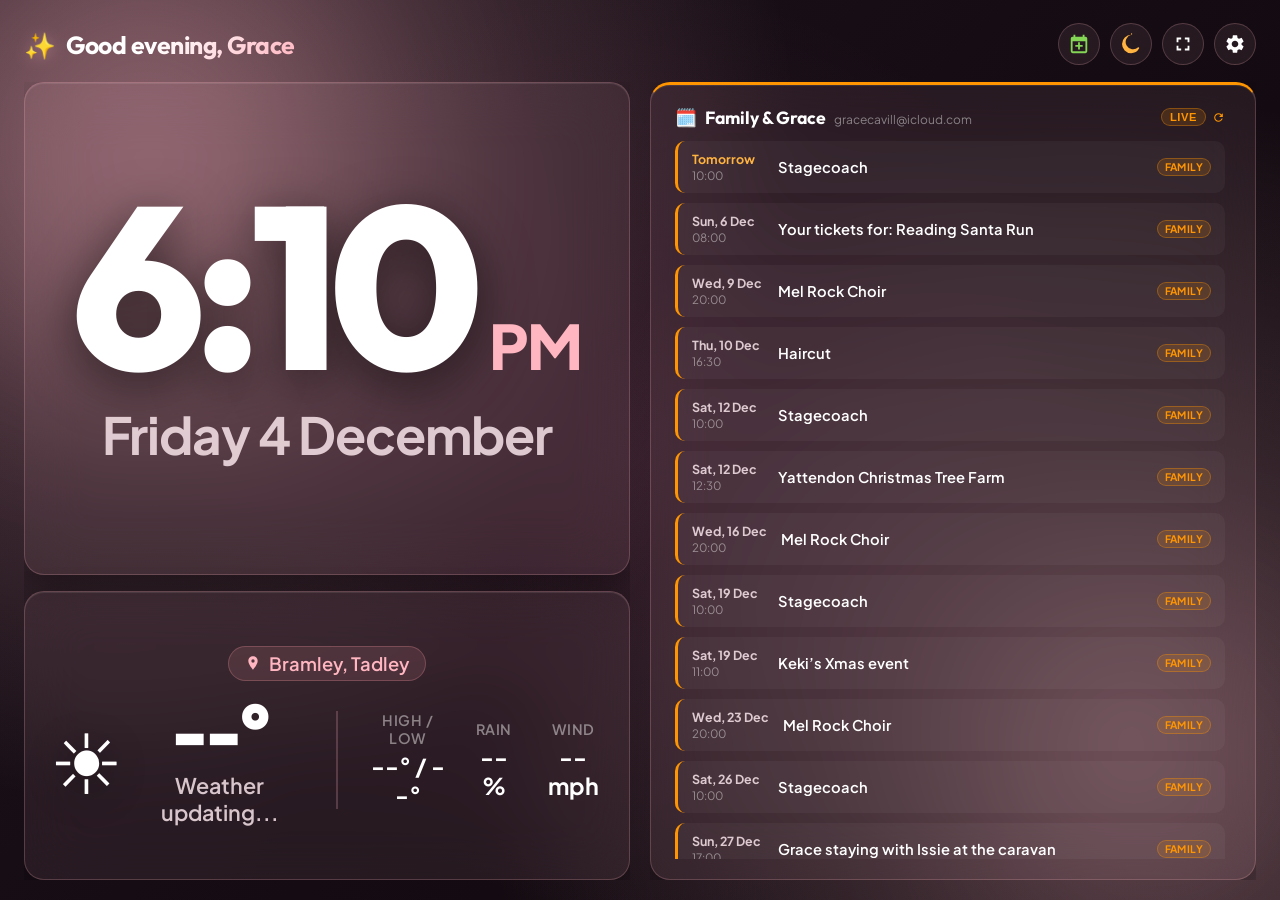
<file: index.html>
<!DOCTYPE html>
<html lang="en">
<head>
  <meta charset="UTF-8">
  <meta name="viewport" content="width=device-width, initial-scale=1.0, maximum-scale=1.0, user-scalable=no">
  <meta name="mobile-web-app-capable" content="yes">
  <meta name="apple-mobile-web-app-capable" content="yes">
  <meta name="apple-mobile-web-app-status-bar-style" content="black-translucent">
  <title>Grace's Smart Display</title>
  
  <link rel="preconnect" href="https://fonts.googleapis.com">
  <link rel="preconnect" href="https://fonts.gstatic.com" crossorigin>
  <link href="https://fonts.googleapis.com/css2?family=Plus+Jakarta+Sans:wght@300;400;500;600;700;800&family=Outfit:wght@300;400;500;600;700&display=swap" rel="stylesheet">
  
  <link rel="stylesheet" href="css/style.css?v=2.8">
</head>
<body data-theme="baby-pink">
  <div id="app" class="dashboard-container">
    <!-- Ambient Dynamic Background -->
    <div class="background-backdrop" id="bgBackdrop"></div>
    <div class="ambient-glow glow-1"></div>
    <div class="ambient-glow glow-2"></div>

    <!-- Top Navigation Bar -->
    <header class="top-bar">
      <div class="greeting-wrapper">
        <span class="greeting-emoji" id="greetingEmoji">✨</span>
        <h1 class="greeting-text" id="greetingText">Good morning, Grace</h1>
      </div>
      
      <div class="status-controls">
        <button class="icon-btn btn-add-event" id="addEventBtn" type="button" aria-label="Make New Calendar Event" title="Make New Event (Grace's Calendar)">
          <svg class="icon" viewBox="0 0 24 24" width="22" height="22">
            <path fill="currentColor" d="M19 4h-1V2h-2v2H8V2H6v2H5c-1.11 0-1.99.9-1.99 2L3 20a2 2 0 0 0 2 2h14c1.1 0 2-.9 2-2V6c0-1.1-.9-2-2-2zm0 16H5V9h14v11zm-8-2h2v-3h3v-2h-3v-3h-2v3H8v2h3z"/>
          </svg>
        </button>

        <button class="icon-btn" id="nightModeBtn" type="button" aria-label="Toggle Night Mode" title="Bedtime Night Mode">
          <svg class="icon" viewBox="0 0 24 24" width="22" height="22">
            <path fill="currentColor" d="M12.3 2a10 10 0 0 0-.19 20 10 10 0 0 0 8.7-5.06 1 1 0 0 0-1-1.47 8 8 0 1 1-7.5-13.47 1 1 0 0 0-.01-2z"/>
          </svg>
        </button>

        <button class="icon-btn" id="fullscreenBtn" type="button" aria-label="Toggle Fullscreen" title="Fullscreen Mode">
          <svg class="icon" viewBox="0 0 24 24" width="22" height="22">
            <path fill="currentColor" d="M7 14H5v5h5v-2H7v-3zm-2-4h2V7h3V5H5v5zm12 7h-3v2h5v-5h-2v3zM14 5v2h3v3h2V5h-5z"/>
          </svg>
        </button>
        
        <button class="icon-btn" id="settingsBtn" type="button" aria-label="Open Settings" title="Settings">
          <svg class="icon" viewBox="0 0 24 24" width="22" height="22">
            <path fill="currentColor" d="M19.14 12.94c.04-.3.06-.61.06-.94 0-.32-.02-.64-.07-.94l2.03-1.58a.49.49 0 0 0 .12-.61l-1.92-3.32a.488.488 0 0 0-.59-.22l-2.39.96c-.5-.38-1.03-.7-1.62-.94l-.36-2.54a.484.484 0 0 0-.48-.41h-3.84c-.24 0-.43.17-.47.41l-.36 2.54c-.59.24-1.13.57-1.62.94l-2.39-.96c-.22-.08-.47 0-.59.22L2.74 8.87c-.12.21-.08.47.12.61l2.03 1.58c-.05.3-.09.63-.09.94s.02.64.07.94l-2.03 1.58a.49.49 0 0 0-.12.61l1.92 3.32c.12.22.37.29.59.22l2.39-.96c.5.38 1.03.7 1.62.94l.36 2.54c.05.24.24.41.48.41h3.84c.24 0 .44-.17.47-.41l.36-2.54c.59-.24 1.13-.56 1.62-.94l2.39.96c.22.08.47 0 .59-.22l1.92-3.32c.12-.22.07-.47-.12-.61l-2.01-1.58zM12 15.6c-1.98 0-3.6-1.62-3.6-3.6s1.62-3.6 3.6-3.6 3.6 1.62 3.6 3.6-1.62 3.6-3.6 3.6z"/>
          </svg>
        </button>
      </div>
    </header>

    <!-- 2-Column Landscape Full-Screen Grid -->
    <main class="dashboard-grid">
      <!-- Left Column: Clock (majority) & Bramley Weather -->
      <div class="col-left">
        <!-- 1. Ambient Clock Card (Takes up majority of left column) -->
        <section class="grid-card clock-card">
          <div class="time-container">
            <div class="clock-display" id="clockDisplay">12:00</div>
            <div class="clock-period" id="clockPeriod">AM</div>
          </div>
          <div class="date-display" id="dateDisplay">Wednesday, 28 October</div>
        </section>

        <!-- 2. Weather Card (Bramley & Tadley) -->
        <section class="grid-card weather-card" id="weatherCard">
          <div class="weather-header">
            <div class="location-badge">
              <svg class="pin-icon" viewBox="0 0 24 24" width="16" height="16">
                <path fill="currentColor" d="M12 2C8.13 2 5 5.13 5 9c0 5.25 7 13 7 13s7-7.75 7-13c0-3.87-3.13-7-7-7zm0 9.5a2.5 2.5 0 0 1 0-5 2.5 2.5 0 0 1 0 5z"/>
              </svg>
              <span id="weatherLocationName">Bramley, Tadley</span>
            </div>
            <span class="weather-updated" id="weatherUpdated">Updated just now</span>
          </div>
          
          <div class="weather-body">
            <div class="weather-main-info">
              <div class="weather-icon-large" id="weatherIcon">☀️</div>
              <div class="temp-wrapper">
                <span class="current-temp" id="currentTemp">--°</span>
                <span class="weather-condition" id="weatherCondition">Loading weather...</span>
              </div>
            </div>
            
            <div class="weather-stats">
              <div class="stat-item">
                <span class="stat-label">High / Low</span>
                <span class="stat-value" id="tempRange">--° / --°</span>
              </div>
              <div class="stat-item">
                <span class="stat-label">Rain</span>
                <span class="stat-value" id="rainChance">--%</span>
              </div>
              <div class="stat-item">
                <span class="stat-label">Wind</span>
                <span class="stat-value" id="windSpeed">-- mph</span>
              </div>
            </div>
          </div>
        </section>
      </div>

      <!-- Right Column: Full-Height Apple Family Calendar Card (Takes up half the screen) -->
      <div class="col-right">
        <section class="grid-card calendar-card" id="calendarCard">
          <div class="calendar-header">
            <div class="calendar-title-wrap">
              <span class="apple-cal-icon">🗓️</span>
              <span class="calendar-title">Family & Grace</span>
              <span class="calendar-account">gracecavill@icloud.com</span>
            </div>
            <button class="calendar-refresh-btn" id="calendarRefreshBtn" type="button" title="Tap to refresh live from iCloud" aria-label="Refresh calendar">
              <span class="calendar-badge-live">Live</span>
              <svg class="refresh-icon" viewBox="0 0 24 24" width="13" height="13">
                <path fill="currentColor" d="M17.65 6.35A7.958 7.958 0 0 0 12 4c-4.42 0-7.99 3.58-7.99 8s3.57 8 7.99 8c3.73 0 6.84-2.55 7.73-6h-2.08A5.99 5.99 0 0 1 12 18c-3.31 0-6-2.69-6-6s2.69-6 6-6c1.66 0 3.14.69 4.22 1.78L13 11h7V4l-2.35 2.35z"/>
              </svg>
            </button>
          </div>
          <div class="calendar-events-list" id="calendarEventsList">
            <div class="calendar-loading">Loading schedule...</div>
          </div>
        </section>
      </div>
    </main>

    <!-- Night Mode / Bedtime Screen Overlay -->
    <div class="night-mode-overlay" id="nightModeOverlay">
      <div class="night-clock-container">
        <div class="night-clock-row">
          <span class="night-clock" id="nightClock">12:00</span>
          <span class="night-period" id="nightPeriod">PM</span>
        </div>
        <div class="night-date" id="nightDate">Wednesday, 28 October</div>
        <div class="night-ambient-hint">Tap anywhere to return to dashboard</div>
      </div>
    </div>

    <!-- New Event Modal (Grace's Calendar) -->
    <div class="modal-backdrop" id="newEventModal">
      <div class="settings-dialog new-event-dialog">
        <div class="modal-header">
          <div class="modal-title-wrap">
            <span class="modal-cal-icon">🗓️</span>
            <h2>New Event <span class="badge-grace-cal">Grace's Calendar</span></h2>
          </div>
          <button class="close-btn" id="closeNewEventBtn" type="button" aria-label="Close dialog">&times;</button>
        </div>
        
        <form id="newEventForm" class="modal-body" onsubmit="return false;">
          <!-- 1. What is the event? -->
          <div class="form-group">
            <label for="eventTitleInput">What is the event? <span class="required-star">*</span></label>
            <input type="text" id="eventTitleInput" placeholder="e.g. Gymnastics, Cinema, Dance class..." required autocomplete="off">
          </div>

          <!-- 2. What date / day? -->
          <div class="form-group">
            <label for="eventDateInput">What date / day? <span class="required-star">*</span></label>
            <div class="date-input-wrap">
              <input type="date" id="eventDateInput" required>
              <div class="quick-date-pills">
                <button type="button" class="quick-pill active" data-offset="0">Today</button>
                <button type="button" class="quick-pill" data-offset="1">Tomorrow</button>
                <button type="button" class="quick-pill" data-day="saturday">Saturday</button>
                <button type="button" class="quick-pill" data-day="sunday">Sunday</button>
              </div>
            </div>
          </div>

          <!-- 3. Time or all day? -->
          <div class="form-group">
            <label>Time or all day?</label>
            <div class="time-toggle-row">
              <label class="segmented-option">
                <input type="radio" name="eventTimeType" id="timeTypeAllDay" value="allday" checked>
                <span class="segment-btn">☀️ All Day</span>
              </label>
              <label class="segmented-option">
                <input type="radio" name="eventTimeType" id="timeTypeSpecific" value="specific">
                <span class="segment-btn">⏰ Specific Time</span>
              </label>
            </div>

            <!-- Specific Time Pickers (shown when Specific Time is selected) -->
            <div class="time-pickers-row" id="timePickersRow" style="display: none;">
              <div class="form-group half">
                <label for="eventStartTimeInput">Starts</label>
                <input type="time" id="eventStartTimeInput" value="10:00">
              </div>
              <div class="form-group half">
                <label for="eventEndTimeInput">Ends (optional)</label>
                <input type="time" id="eventEndTimeInput" value="11:00">
              </div>
            </div>
          </div>

          <!-- 4. Location (Optional) -->
          <div class="form-group">
            <label for="eventLocationInput">Where is it? <span class="optional-hint">(optional)</span></label>
            <input type="text" id="eventLocationInput" placeholder="e.g. Basingstoke Sports Centre, School, Home..." autocomplete="off">
          </div>
        </form>

        <div class="modal-footer">
          <button class="btn-secondary" id="cancelNewEventBtn" type="button">Cancel</button>
          <button class="btn-secondary" id="exportIcsBtn" type="button" title="Save and export .ics for device calendar">📥 Export .ics</button>
          <button class="btn-primary btn-save-event" id="saveEventBtn" type="button">✨ Add to Calendar</button>
        </div>
      </div>
    </div>

    <!-- Settings Modal -->
    <div class="modal-backdrop" id="settingsModal">
      <div class="settings-dialog">
        <div class="modal-header">
          <h2>Dashboard Settings</h2>
          <button class="close-btn" id="closeSettingsBtn" type="button">&times;</button>
        </div>
        
        <div class="modal-body">
          <div class="form-group">
            <label for="settingName">Name for Greeting</label>
            <input type="text" id="settingName" value="Grace" placeholder="Grace">
          </div>

          <div class="form-group">
            <label for="settingLocation">Weather Location (Label)</label>
            <input type="text" id="settingLocation" value="Bramley, Tadley">
          </div>

          <div class="form-row">
            <div class="form-group half">
              <label for="settingLat">Latitude</label>
              <input type="number" step="0.0001" id="settingLat" value="51.3300">
            </div>
            <div class="form-group half">
              <label for="settingLon">Longitude</label>
              <input type="number" step="0.0001" id="settingLon" value="-1.0800">
            </div>
          </div>

          <div class="form-group">
            <label for="settingTheme">Visual Theme</label>
            <select id="settingTheme">
              <option value="baby-pink">Baby Pink (Soft & Dreamy)</option>
              <option value="pastel-sunset">Pastel Sunset (Warm & Cozy)</option>
              <option value="cosmic-galaxy">Cosmic Galaxy (Deep Violet)</option>
              <option value="lofi-chill">Lofi Room (Aesthetic Lavender)</option>
              <option value="emerald-forest">Emerald Forest (Serene Mint)</option>
              <option value="minimal-dark">Minimal OLED (Battery Saver)</option>
            </select>
          </div>

          <div class="form-group toggle-group">
            <label for="setting24Hour">Use 24-Hour Clock</label>
            <input type="checkbox" id="setting24Hour" class="toggle-switch">
          </div>
        </div>

        <div class="modal-footer">
          <button class="btn-primary" id="saveSettingsBtn" type="button">Save & Apply</button>
        </div>
      </div>
    </div>

  </div>

  <!-- JavaScript Modules -->
  <script src="js/clock.js?v=2.8"></script>
  <script src="js/weather.js?v=2.8"></script>
  <script src="js/calendar.js?v=2.8"></script>
  <script src="js/settings.js?v=2.8"></script>
  <script src="js/app.js?v=2.8"></script>
</body>
</html>
</file>
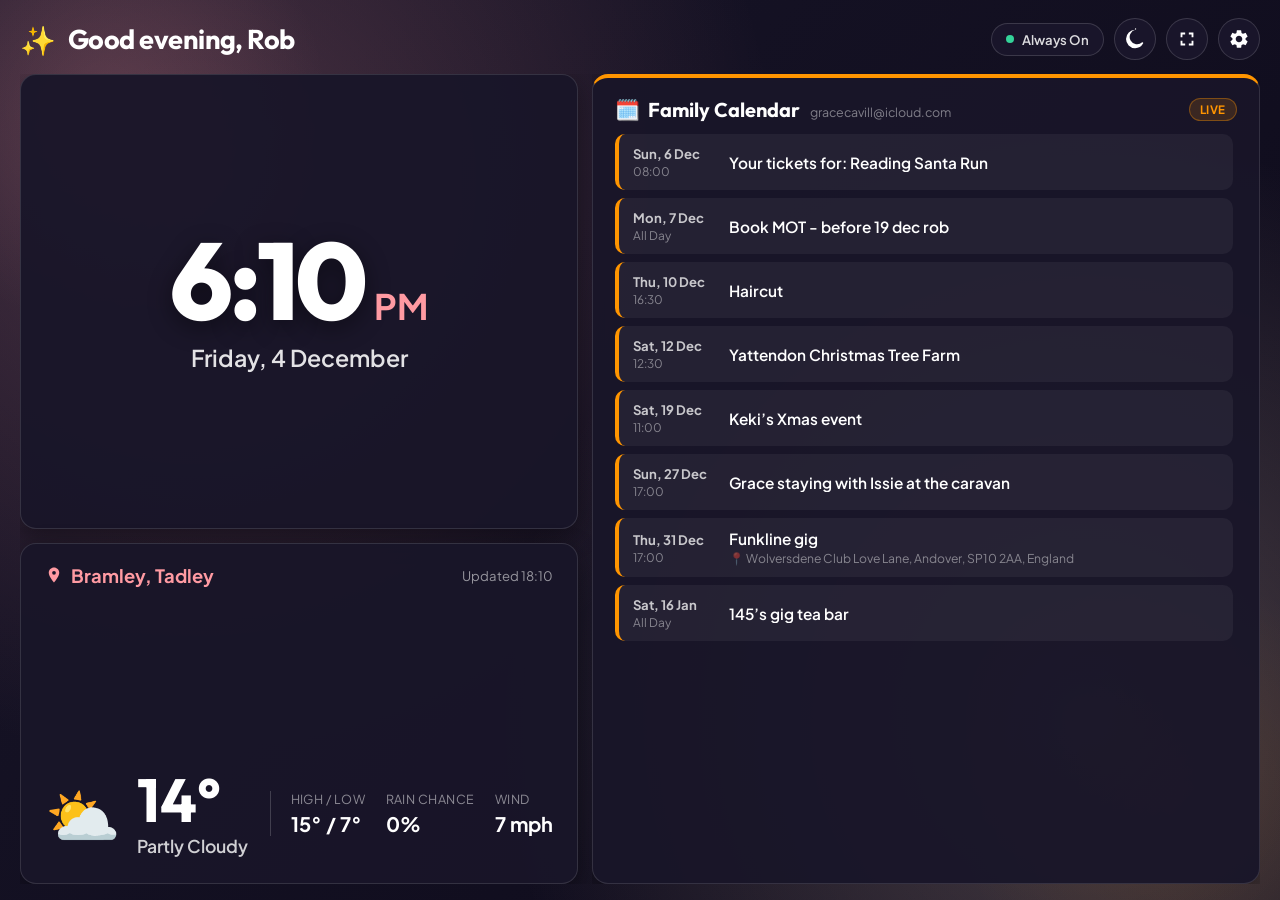
<file: ipad/index.html>
<!DOCTYPE html>
<html lang="en">
<head>
  <meta charset="UTF-8">
  <meta name="viewport" content="width=device-width, initial-scale=1.0, maximum-scale=1.0, user-scalable=no, viewport-fit=cover">
  <meta name="apple-mobile-web-app-capable" content="yes">
  <meta name="apple-mobile-web-app-status-bar-style" content="black-translucent">
  <meta name="apple-mobile-web-app-title" content="Smart Display">
  <meta name="theme-color" content="#0d0a1a">
  <title>Rob's iPad Smart Display</title>
  
  <link rel="preconnect" href="https://fonts.googleapis.com">
  <link rel="preconnect" href="https://fonts.gstatic.com" crossorigin>
  <link href="https://fonts.googleapis.com/css2?family=Plus+Jakarta+Sans:wght@300;400;500;600;700;800&family=Outfit:wght@300;400;500;600;700&display=swap" rel="stylesheet">
  
  <link rel="stylesheet" href="css/style.css?v=7">
</head>
<body data-theme="pastel-sunset">
  <div id="app" class="dashboard-container ipad-display">
    <!-- Ambient Dynamic Background -->
    <div class="background-backdrop" id="bgBackdrop"></div>
    <div class="ambient-glow glow-1"></div>
    <div class="ambient-glow glow-2"></div>

    <!-- Top Navigation Bar -->
    <header class="top-bar">
      <div class="greeting-wrapper">
        <span class="greeting-emoji" id="greetingEmoji">✨</span>
        <h1 class="greeting-text" id="greetingText">Good morning, Rob</h1>
      </div>
      
      <div class="status-controls">
        <div class="status-pill wake-lock-pill" id="wakeLockPill" title="Permanent Screen-On Status">
          <span class="pulse-dot-green"></span>
          <span>Always On</span>
        </div>

        <button class="icon-btn" id="nightModeBtn" type="button" aria-label="Toggle Night Mode" title="Bedtime Night Mode">
          <svg class="icon" viewBox="0 0 24 24" width="22" height="22">
            <path fill="currentColor" d="M12.3 2a10 10 0 0 0-.19 20 10 10 0 0 0 8.7-5.06 1 1 0 0 0-1-1.47 8 8 0 1 1-7.5-13.47 1 1 0 0 0-.01-2z"/>
          </svg>
        </button>

        <button class="icon-btn" id="fullscreenBtn" type="button" aria-label="Toggle Fullscreen" title="Fullscreen Mode">
          <svg class="icon" viewBox="0 0 24 24" width="22" height="22">
            <path fill="currentColor" d="M7 14H5v5h5v-2H7v-3zm-2-4h2V7h3V5H5v5zm12 7h-3v2h5v-5h-2v3zM14 5v2h3v3h2V5h-5z"/>
          </svg>
        </button>
        
        <button class="icon-btn" id="settingsBtn" type="button" aria-label="Open Settings" title="Settings">
          <svg class="icon" viewBox="0 0 24 24" width="22" height="22">
            <path fill="currentColor" d="M19.14 12.94c.04-.3.06-.61.06-.94 0-.32-.02-.64-.07-.94l2.03-1.58a.49.49 0 0 0 .12-.61l-1.92-3.32a.488.488 0 0 0-.59-.22l-2.39.96c-.5-.38-1.03-.7-1.62-.94l-.36-2.54a.484.484 0 0 0-.48-.41h-3.84c-.24 0-.43.17-.47.41l-.36 2.54c-.59.24-1.13.57-1.62.94l-2.39-.96c-.22-.08-.47 0-.59.22L2.74 8.87c-.12.21-.08.47.12.61l2.03 1.58c-.05.3-.09.63-.09.94s.02.64.07.94l-2.03 1.58a.49.49 0 0 0-.12.61l1.92 3.32c.12.22.37.29.59.22l2.39-.96c.5.38 1.03.7 1.62.94l.36 2.54c.05.24.24.41.48.41h3.84c.24 0 .44-.17.47-.41l.36-2.54c.59-.24 1.13-.56 1.62-.94l2.39.96c.22.08.47 0 .59-.22l1.92-3.32c.12-.22.07-.47-.12-.61l-2.01-1.58zM12 15.6c-1.98 0-3.6-1.62-3.6-3.6s1.62-3.6 3.6-3.6 3.6 1.62 3.6 3.6-1.62 3.6-3.6 3.6z"/>
          </svg>
        </button>
      </div>
    </header>

    <!-- iPad 2-Column Landscape Grid -->
    <main class="ipad-grid">
      <!-- Left Column: Clock & Live Weather -->
      <div class="ipad-col-left">
        <!-- 1. Ambient Clock Card -->
        <section class="grid-card clock-card">
          <div class="time-container">
            <div class="clock-display" id="clockDisplay">12:00</div>
            <div class="clock-period" id="clockPeriod">AM</div>
          </div>
          <div class="date-display" id="dateDisplay">Wednesday, 28 October</div>
        </section>

        <!-- 2. Weather Card (Bramley & Tadley) -->
        <section class="grid-card weather-card" id="weatherCard">
          <div class="weather-header">
            <div class="location-badge">
              <svg class="pin-icon" viewBox="0 0 24 24" width="16" height="16">
                <path fill="currentColor" d="M12 2C8.13 2 5 5.13 5 9c0 5.25 7 13 7 13s7-7.75 7-13c0-3.87-3.13-7-7-7zm0 9.5a2.5 2.5 0 0 1 0-5 2.5 2.5 0 0 1 0 5z"/>
              </svg>
              <span id="weatherLocationName">Bramley, Tadley</span>
            </div>
            <span class="weather-updated" id="weatherUpdated">Live</span>
          </div>
          
          <div class="weather-body">
            <div class="weather-main-info">
              <div class="weather-icon-large" id="weatherIcon">⛅</div>
              <div class="temp-wrapper">
                <span class="current-temp" id="currentTemp">14°</span>
                <span class="weather-condition" id="weatherCondition">Partly Cloudy</span>
              </div>
            </div>
            
            <div class="weather-stats">
              <div class="stat-item">
                <span class="stat-label">High / Low</span>
                <span class="stat-value" id="tempRange">15° / 7°</span>
              </div>
              <div class="stat-item">
                <span class="stat-label">Rain Chance</span>
                <span class="stat-value" id="rainChance">0%</span>
              </div>
              <div class="stat-item">
                <span class="stat-label">Wind</span>
                <span class="stat-value" id="windSpeed">7 mph</span>
              </div>
            </div>
          </div>
        </section>
      </div>

      <!-- Right Column: Full-Height Apple Family Calendar Card -->
      <div class="ipad-col-right">
        <section class="grid-card calendar-card" id="calendarCard">
          <div class="calendar-header">
            <div class="calendar-title-wrap">
              <span class="apple-cal-icon">🗓️</span>
              <span class="calendar-title">Family Calendar</span>
              <span class="calendar-account">gracecavill@icloud.com</span>
            </div>
            <span class="calendar-badge-live">Live</span>
          </div>
          <div class="calendar-events-list" id="calendarEventsList">
            <div class="calendar-loading">Loading family schedule...</div>
          </div>
        </section>
      </div>
    </main>

    <!-- Night Mode / Bedtime Screen Overlay -->
    <div class="night-mode-overlay" id="nightModeOverlay">
      <div class="night-clock-container">
        <div class="night-clock" id="nightClock">12:00</div>
        <div class="night-date" id="nightDate">Wednesday, 28 October</div>
        <div class="night-ambient-hint">Tap anywhere to wake display</div>
      </div>
    </div>

    <!-- Settings Modal -->
    <div class="modal-backdrop" id="settingsModal">
      <div class="settings-dialog">
        <div class="modal-header">
          <h2>Display Settings</h2>
          <button class="close-btn" id="closeSettingsBtn" type="button">&times;</button>
        </div>
        
        <div class="modal-body">
          <div class="form-group">
            <label for="settingName">Name for Greeting</label>
            <input type="text" id="settingName" value="Rob" placeholder="Rob">
          </div>

          <div class="form-group">
            <label for="settingLocation">Weather Location (Label)</label>
            <input type="text" id="settingLocation" value="Bramley, Tadley">
          </div>

          <div class="form-row">
            <div class="form-group half">
              <label for="settingLat">Latitude</label>
              <input type="number" step="0.0001" id="settingLat" value="51.3300">
            </div>
            <div class="form-group half">
              <label for="settingLon">Longitude</label>
              <input type="number" step="0.0001" id="settingLon" value="-1.0800">
            </div>
          </div>

          <div class="form-group">
            <label for="settingTheme">Visual Theme</label>
            <select id="settingTheme">
              <option value="pastel-sunset">Pastel Sunset (Warm & Cozy)</option>
              <option value="cosmic-galaxy">Cosmic Galaxy (Deep Violet)</option>
              <option value="lofi-chill">Lofi Room (Aesthetic Lavender)</option>
              <option value="emerald-forest">Emerald Forest (Serene Mint)</option>
              <option value="minimal-dark">Minimal OLED (Battery Saver)</option>
            </select>
          </div>

          <div class="form-group toggle-group">
            <label for="setting24Hour">Use 24-Hour Clock</label>
            <input type="checkbox" id="setting24Hour" class="toggle-switch">
          </div>

          <div class="form-group toggle-group">
            <label for="settingWakeLock">Keep Screen Awake Permanently</label>
            <input type="checkbox" id="settingWakeLock" class="toggle-switch" checked>
            <small class="helper-text">Uses the Screen Wake Lock API to prevent the iPad from sleeping.</small>
          </div>
        </div>

        <div class="modal-footer">
          <button class="btn-primary" id="saveSettingsBtn" type="button">Save & Apply</button>
        </div>
      </div>
    </div>

  </div>

  <!-- JavaScript Modules (Legacy iOS Safari / ES5 Compatible) -->
  <script src="js/data.js?v=7"></script>
  <script src="js/weather-data.js?v=7"></script>
  <script src="js/clock.js?v=7"></script>
  <script src="js/weather.js?v=7"></script>
  <script src="js/calendar.js?v=7"></script>
  <script src="js/settings.js?v=7"></script>
  <script src="js/app.js?v=7"></script>
</body>
</html>
</file>
<file: css/style.css>
/* ============================================================
   Grace's Smart Display - Split-Screen Optimized (Left Half)
   ============================================================ */

:root {
  --font-main: 'Plus Jakarta Sans', system-ui, -apple-system, sans-serif;
  --font-display: 'Outfit', var(--font-main);
  
  /* Default Theme: Pastel Sunset */
  --bg-gradient: radial-gradient(circle at 15% 20%, rgba(255, 154, 162, 0.22) 0%, transparent 45%),
                 radial-gradient(circle at 85% 80%, rgba(255, 218, 193, 0.25) 0%, transparent 45%),
                 linear-gradient(135deg, #181528 0%, #0d0a1a 100%);
  --card-bg: rgba(255, 255, 255, 0.07);
  --card-border: rgba(255, 255, 255, 0.12);
  --card-hover: rgba(255, 255, 255, 0.12);
  --accent-color: #ff9aa2;
  --accent-glow: rgba(255, 154, 162, 0.35);
  --text-primary: #ffffff;
  --text-secondary: rgba(255, 255, 255, 0.75);
  --text-muted: rgba(255, 255, 255, 0.45);
  --apple-cal-color: #FF9500;
  --night-color: #ff9d42;
  
  --radius-lg: 20px;
  --radius-md: 14px;
  --radius-sm: 10px;
  --radius-full: 9999px;
  
  --shadow-card: 0 16px 36px rgba(0, 0, 0, 0.35), inset 0 1px 1px rgba(255, 255, 255, 0.1);
  --blur-glass: blur(28px);
}

/* Theme: Baby Pink */
[data-theme="baby-pink"] {
  --bg-gradient: radial-gradient(circle at 12% 18%, rgba(255, 182, 193, 0.32) 0%, transparent 48%),
                 radial-gradient(circle at 88% 82%, rgba(255, 192, 203, 0.28) 0%, transparent 48%),
                 radial-gradient(circle at 50% 50%, rgba(255, 105, 180, 0.08) 0%, transparent 60%),
                 linear-gradient(135deg, #1d121b 0%, #0e070c 100%);
  --card-bg: rgba(255, 192, 203, 0.08);
  --card-border: rgba(255, 182, 193, 0.22);
  --card-hover: rgba(255, 182, 193, 0.16);
  --accent-color: #ffb6c1;
  --accent-glow: rgba(255, 182, 193, 0.45);
  --text-secondary: rgba(255, 235, 242, 0.82);
}

[data-theme="baby-pink"] .glow-2 {
  background: rgba(255, 182, 193, 0.2);
}

/* Theme: Cosmic Galaxy */
[data-theme="cosmic-galaxy"] {
  --bg-gradient: radial-gradient(circle at 10% 15%, rgba(138, 43, 226, 0.28) 0%, transparent 50%),
                 radial-gradient(circle at 90% 85%, rgba(0, 202, 255, 0.25) 0%, transparent 50%),
                 linear-gradient(135deg, #09081a 0%, #020208 100%);
  --accent-color: #a78bfa;
  --accent-glow: rgba(167, 139, 250, 0.4);
}

/* Theme: Lofi Chill */
[data-theme="lofi-chill"] {
  --bg-gradient: radial-gradient(circle at 20% 30%, rgba(244, 114, 182, 0.22) 0%, transparent 45%),
                 radial-gradient(circle at 80% 70%, rgba(96, 165, 250, 0.22) 0%, transparent 45%),
                 linear-gradient(135deg, #1e1b2e 0%, #12101e 100%);
  --accent-color: #f472b6;
  --accent-glow: rgba(244, 114, 182, 0.35);
}

/* Theme: Emerald Forest */
[data-theme="emerald-forest"] {
  --bg-gradient: radial-gradient(circle at 15% 25%, rgba(52, 211, 153, 0.2) 0%, transparent 45%),
                 radial-gradient(circle at 85% 75%, rgba(16, 185, 129, 0.18) 0%, transparent 45%),
                 linear-gradient(135deg, #0a1f18 0%, #040d0a 100%);
  --accent-color: #34d399;
  --accent-glow: rgba(52, 211, 153, 0.35);
}

/* Theme: Minimal Dark */
[data-theme="minimal-dark"] {
  --bg-gradient: linear-gradient(180deg, #0c0d10 0%, #000000 100%);
  --card-bg: rgba(255, 255, 255, 0.04);
  --card-border: rgba(255, 255, 255, 0.08);
  --accent-color: #e2e8f0;
  --accent-glow: rgba(255, 255, 255, 0.15);
}

/* Reset */
*, *::before, *::after {
  box-sizing: border-box;
  margin: 0;
  padding: 0;
  -webkit-tap-highlight-color: transparent;
  user-select: none;
}

html, body {
  width: 100vw;
  height: 100vh;
  overflow: hidden;
  background-color: #0d0a1a;
  font-family: var(--font-main);
  color: var(--text-primary);
  touch-action: manipulation;
}

/* Split-Screen Container */
.dashboard-container {
  position: relative;
  width: 100%;
  height: 100%;
  padding: 20px 24px;
  display: flex;
  flex-direction: column;
  overflow: hidden;
}

/* Backdrops */
.background-backdrop {
  position: absolute;
  top: 0;
  left: 0;
  width: 100%;
  height: 100%;
  background: var(--bg-gradient);
  z-index: 0;
  transition: background 0.8s ease;
  pointer-events: none;
}

.ambient-glow {
  position: absolute;
  border-radius: 50%;
  filter: blur(100px);
  pointer-events: none;
  z-index: 0;
  opacity: 0.55;
}

.glow-1 {
  width: 450px;
  height: 450px;
  top: -80px;
  left: -80px;
  background: var(--accent-glow);
}

.glow-2 {
  width: 400px;
  height: 400px;
  bottom: -80px;
  right: -80px;
  background: rgba(255, 149, 0, 0.15);
}

/* Top Bar */
.top-bar {
  position: relative;
  z-index: 10;
  display: flex;
  align-items: center;
  justify-content: space-between;
  height: 48px;
  margin-bottom: 14px;
}

.greeting-wrapper {
  display: flex;
  align-items: center;
  gap: 10px;
}

.greeting-emoji {
  font-size: 1.6rem;
  filter: drop-shadow(0 2px 8px var(--accent-glow));
}

.greeting-text {
  font-family: var(--font-display);
  font-size: 1.55rem;
  font-weight: 700;
  letter-spacing: -0.02em;
  background: linear-gradient(135deg, #ffffff 40%, var(--accent-color) 100%);
  -webkit-background-clip: text;
  -webkit-text-fill-color: transparent;
}

.status-controls {
  display: flex;
  align-items: center;
  gap: 10px;
}

.icon-btn {
  width: 42px;
  height: 42px;
  border-radius: var(--radius-full);
  background: var(--card-bg);
  border: 1px solid var(--card-border);
  backdrop-filter: var(--blur-glass);
  -webkit-backdrop-filter: var(--blur-glass);
  color: var(--text-primary);
  display: flex;
  align-items: center;
  justify-content: center;
  cursor: pointer;
  transition: all 0.2s ease;
}

.icon-btn:hover, .icon-btn:active {
  background: var(--card-hover);
  transform: scale(1.05);
  border-color: var(--accent-color);
}

.icon-btn.active {
  background: rgba(255, 255, 255, 0.2);
  border-color: var(--accent-color);
  color: var(--accent-color);
}

/* Immersive layout mode (for fullscreen maximizing) */
body.immersive-mode .dashboard-container {
  padding: 12px 18px;
}

body.immersive-mode .top-bar {
  margin-bottom: 8px;
}

body.immersive-mode .dashboard-grid {
  gap: 14px;
}

/* ============================================================
   2-Column Landscape Full-Screen Dashboard Grid
   Left: Clock (Majority) & Weather | Right: Full-Height Calendar
   ============================================================ */
.dashboard-grid {
  position: relative;
  z-index: 10;
  flex: 1;
  display: grid;
  grid-template-columns: 1fr 1fr;
  gap: 20px;
  height: calc(100% - 62px);
  overflow: hidden;
}

/* Left Column: Clock (majority) & Bramley Weather */
.col-left {
  display: flex;
  flex-direction: column;
  gap: 16px;
  height: 100%;
  min-height: 0;
  overflow: hidden;
}

/* Right Column: Full-Height Family Calendar (Takes up half the screen) */
.col-right {
  display: flex;
  flex-direction: column;
  height: 100%;
  min-height: 0;
  overflow: hidden;
}

/* Glassmorphism Card Style */
.grid-card {
  background: var(--card-bg);
  border: 1px solid var(--card-border);
  backdrop-filter: var(--blur-glass);
  -webkit-backdrop-filter: var(--blur-glass);
  border-radius: var(--radius-lg);
  box-shadow: var(--shadow-card);
  position: relative;
}

/* 1. Clock Card (Takes up majority of left column) */
.clock-card {
  flex: 1.85;
  min-height: 0;
  padding: 14px 18px;
  display: flex;
  flex-direction: column;
  justify-content: center;
  align-items: center;
  text-align: center;
}

.time-container {
  display: flex;
  align-items: baseline;
  justify-content: center;
  gap: 16px;
}

.clock-display {
  font-family: var(--font-display);
  font-size: clamp(11.5rem, 18vw, 17rem);
  font-weight: 800;
  line-height: 0.82;
  letter-spacing: -0.05em;
  text-shadow: 0 12px 52px rgba(0, 0, 0, 0.6);
}

.clock-period {
  font-size: clamp(3rem, 4.8vw, 4.5rem);
  font-weight: 800;
  color: var(--accent-color);
  text-transform: uppercase;
  letter-spacing: -0.02em;
}

.date-display {
  font-size: clamp(2.6rem, 4vw, 4rem);
  font-weight: 700;
  color: var(--text-secondary);
  margin-top: 18px;
  letter-spacing: -0.02em;
}

/* 2. Weather Card (Bramley & Tadley - Centered in Box) */
.weather-card {
  flex: 1;
  min-height: 0;
  padding: 18px 24px;
  display: flex;
  flex-direction: column;
  justify-content: center;
  align-items: center;
  text-align: center;
}

.weather-header {
  display: flex;
  align-items: center;
  justify-content: center;
  margin-bottom: 14px;
}

.location-badge {
  display: inline-flex;
  align-items: center;
  gap: 8px;
  font-size: 1.15rem;
  font-weight: 600;
  color: var(--accent-color);
  background: rgba(255, 154, 162, 0.12);
  padding: 5px 16px;
  border-radius: var(--radius-full);
  border: 1px solid rgba(255, 154, 162, 0.25);
}

.weather-updated {
  display: none;
}

.weather-body {
  display: flex;
  align-items: center;
  justify-content: center;
  gap: 40px;
  width: 100%;
}

.weather-main-info {
  display: flex;
  align-items: center;
  gap: 20px;
}

.weather-icon-large {
  font-size: 5.2rem;
  line-height: 1;
  filter: drop-shadow(0 6px 18px rgba(0,0,0,0.4));
}

.temp-wrapper {
  display: flex;
  flex-direction: column;
  align-items: center;
  text-align: center;
}

.current-temp {
  font-family: var(--font-display);
  font-size: 4.8rem;
  font-weight: 800;
  line-height: 0.95;
  letter-spacing: -0.03em;
}

.weather-condition {
  display: block;
  font-size: 1.35rem;
  font-weight: 600;
  color: var(--text-secondary);
  margin-top: 4px;
}

.weather-stats {
  display: flex;
  gap: 28px;
  border-left: 2px solid var(--card-border);
  padding-left: 32px;
  align-items: center;
}

.stat-item {
  display: flex;
  flex-direction: column;
  align-items: center;
  text-align: center;
}

.stat-label {
  font-size: 0.9rem;
  color: var(--text-muted);
  text-transform: uppercase;
  font-weight: 600;
  letter-spacing: 0.04em;
  margin-bottom: 4px;
}

.stat-value {
  font-size: 1.45rem;
  font-weight: 700;
  color: var(--text-primary);
}

/* 3. Apple Family Calendar Card (Spacious, Full Height, Right Column) */
.calendar-card {
  height: 100%;
  flex: 1;
  min-height: 0;
  padding: 20px 24px;
  display: flex;
  flex-direction: column;
  border-top: 3.5px solid var(--apple-cal-color);
  overflow: hidden;
}

.calendar-header {
  display: flex;
  align-items: center;
  justify-content: space-between;
  margin-bottom: 12px;
  flex-shrink: 0;
}

.calendar-title-wrap {
  display: flex;
  align-items: baseline;
  gap: 8px;
}

.apple-cal-icon {
  font-size: 1.1rem;
}

.calendar-title {
  font-family: var(--font-display);
  font-size: 1.1rem;
  font-weight: 700;
  color: #ffffff;
}

.calendar-account {
  font-size: 0.75rem;
  color: var(--text-muted);
}

.calendar-badge-live {
  font-size: 0.7rem;
  font-weight: 700;
  color: var(--apple-cal-color);
  background: rgba(255, 149, 0, 0.15);
  border: 1px solid rgba(255, 149, 0, 0.35);
  padding: 2px 8px;
  border-radius: var(--radius-full);
  text-transform: uppercase;
  letter-spacing: 0.05em;
}

.calendar-refresh-btn {
  display: inline-flex;
  align-items: center;
  gap: 6px;
  background: transparent;
  border: none;
  cursor: pointer;
  padding: 3px 6px;
  border-radius: var(--radius-full);
  transition: all 0.2s ease;
}

.calendar-refresh-btn:hover {
  transform: scale(1.06);
}

.calendar-refresh-btn .refresh-icon {
  color: var(--apple-cal-color);
  transition: transform 0.4s ease;
}

.calendar-refresh-btn.is-refreshing .refresh-icon {
  animation: spin-refresh 0.7s linear infinite;
}

@keyframes spin-refresh {
  0% { transform: rotate(0deg); }
  100% { transform: rotate(360deg); }
}

.calendar-events-list {
  flex: 1;
  overflow-y: auto;
  display: flex;
  flex-direction: column;
  gap: 10px;
  padding-right: 6px;
}

.calendar-events-list::-webkit-scrollbar {
  width: 4px;
}

.calendar-events-list::-webkit-scrollbar-thumb {
  background: rgba(255, 255, 255, 0.2);
  border-radius: 4px;
}

.calendar-loading, .no-events-msg {
  font-size: 0.9rem;
  color: var(--text-muted);
  text-align: center;
  padding: 30px 0;
}

.calendar-event-item {
  display: flex;
  align-items: center;
  gap: 14px;
  padding: 10px 14px;
  background: rgba(255, 255, 255, 0.04);
  border-radius: var(--radius-sm);
  border-left: 3.5px solid var(--apple-cal-color);
  transition: background 0.2s ease;
}

.calendar-event-item:hover {
  background: rgba(255, 255, 255, 0.08);
}

.event-date-col {
  display: flex;
  flex-direction: column;
  min-width: 72px;
}

.event-badge {
  font-size: 0.78rem;
  font-weight: 700;
}

.badge-today {
  color: var(--apple-cal-color);
  text-shadow: 0 0 10px rgba(255, 149, 0, 0.5);
}

.badge-tomorrow {
  color: #ffb340;
}

.badge-upcoming {
  color: var(--text-secondary);
}

.event-time {
  font-size: 0.72rem;
  color: var(--text-muted);
  margin-top: 1px;
}

.event-info-col {
  flex: 1;
  min-width: 0;
}

.event-title-row {
  display: flex;
  align-items: center;
  gap: 8px;
  min-width: 0;
}

.event-title {
  font-size: 0.92rem;
  font-weight: 600;
  color: #ffffff;
  white-space: nowrap;
  overflow: hidden;
  text-overflow: ellipsis;
  flex: 1;
}

.event-cal-tag {
  font-size: 0.65rem;
  font-weight: 700;
  padding: 1px 7px;
  border-radius: var(--radius-full);
  text-transform: uppercase;
  letter-spacing: 0.04em;
  line-height: 1.3;
  flex-shrink: 0;
}

.tag-family {
  color: #FF9500;
  background: rgba(255, 149, 0, 0.15);
  border: 1px solid rgba(255, 149, 0, 0.35);
}

.tag-grace {
  color: #83D754;
  background: rgba(131, 215, 84, 0.15);
  border: 1px solid rgba(131, 215, 84, 0.35);
}

.event-location {
  font-size: 0.75rem;
  color: var(--text-muted);
  margin-top: 2px;
}

/* ============================================================
   Bedtime / Evening Clock Overlay (Full Screen)
   ============================================================ */
.night-mode-overlay {
  position: fixed;
  top: 0;
  left: 0;
  width: 100vw;
  height: 100vh;
  background-color: #000000;
  z-index: 9999;
  display: flex;
  align-items: center;
  justify-content: center;
  opacity: 0;
  pointer-events: none;
  visibility: hidden;
  transition: opacity 0.35s ease, visibility 0.35s ease;
}

body.night-mode-active .night-mode-overlay {
  opacity: 1;
  pointer-events: auto;
  visibility: visible;
}

.night-clock-container {
  display: flex;
  flex-direction: column;
  align-items: center;
  text-align: center;
  cursor: pointer;
  user-select: none;
  -webkit-user-select: none;
  animation: float-night 60s infinite alternate ease-in-out;
}

@keyframes float-night {
  0% { transform: translate(-10px, -5px); }
  50% { transform: translate(15px, 10px); }
  100% { transform: translate(-15px, 8px); }
}

.night-clock-row {
  display: flex;
  align-items: baseline;
  justify-content: center;
  gap: 16px;
}

.night-clock {
  font-family: var(--font-display);
  font-size: clamp(8.5rem, 16vw, 15rem);
  font-weight: 800;
  color: var(--night-color);
  opacity: 0.85;
  line-height: 0.88;
  letter-spacing: -0.04em;
  text-shadow: 0 0 50px rgba(255, 157, 66, 0.45);
}

.night-period {
  font-family: var(--font-display);
  font-size: clamp(2.4rem, 4.5vw, 4.2rem);
  font-weight: 800;
  color: var(--night-color);
  opacity: 0.75;
  text-transform: uppercase;
}

.night-date {
  font-size: clamp(1.6rem, 3vw, 2.6rem);
  font-weight: 600;
  color: var(--night-color);
  opacity: 0.65;
  margin-top: 16px;
  letter-spacing: -0.02em;
}

.night-ambient-hint {
  font-size: 1rem;
  font-weight: 500;
  color: rgba(255, 157, 66, 0.45);
  margin-top: 36px;
  letter-spacing: 0.02em;
  padding: 8px 20px;
  border-radius: var(--radius-full);
  background: rgba(255, 157, 66, 0.08);
  border: 1px solid rgba(255, 157, 66, 0.18);
}

#nightModeBtn {
  color: #ffb340;
}

#nightModeBtn:hover, #nightModeBtn:active {
  background: rgba(255, 157, 66, 0.2);
  border-color: #ff9d42;
  color: #ff9d42;
}

.btn-add-event {
  color: #83D754;
}

.btn-add-event:hover, .btn-add-event:active {
  background: rgba(131, 215, 84, 0.2);
  border-color: #83D754;
  color: #83D754;
}

/* ============================================================
   Settings Modal Dialog
   ============================================================ */
.modal-backdrop {
  position: fixed;
  top: 0;
  left: 0;
  width: 100vw;
  height: 100vh;
  background: rgba(0, 0, 0, 0.7);
  backdrop-filter: blur(12px);
  -webkit-backdrop-filter: blur(12px);
  z-index: 200;
  display: none;
  align-items: center;
  justify-content: center;
  opacity: 0;
  pointer-events: none;
  transition: opacity 0.25s ease;
}

.modal-backdrop.is-open {
  display: flex;
  opacity: 1;
  pointer-events: auto;
}

.settings-dialog {
  background: #191629;
  border: 1px solid rgba(255, 255, 255, 0.15);
  border-radius: var(--radius-lg);
  width: 90%;
  max-width: 500px;
  max-height: 85vh;
  display: flex;
  flex-direction: column;
  box-shadow: 0 24px 60px rgba(0,0,0,0.6);
  overflow: hidden;
}

.modal-header {
  padding: 18px 22px;
  border-bottom: 1px solid rgba(255, 255, 255, 0.1);
  display: flex;
  align-items: center;
  justify-content: space-between;
}

.modal-header h2 {
  font-size: 1.25rem;
  font-weight: 700;
}

.close-btn {
  background: none;
  border: none;
  color: var(--text-secondary);
  font-size: 1.8rem;
  cursor: pointer;
  line-height: 1;
}

.modal-body {
  padding: 18px 22px;
  overflow-y: auto;
  display: flex;
  flex-direction: column;
  gap: 16px;
}

.form-group {
  display: flex;
  flex-direction: column;
  gap: 6px;
}

.form-row {
  display: flex;
  gap: 12px;
}

.form-group.half {
  flex: 1;
}

.form-group label {
  font-size: 0.85rem;
  font-weight: 600;
  color: var(--text-secondary);
}

.form-group input[type="text"],
.form-group input[type="number"],
.form-group select {
  padding: 12px 14px;
  background: rgba(255, 255, 255, 0.06);
  border: 1px solid rgba(255, 255, 255, 0.15);
  border-radius: var(--radius-sm);
  color: #fff;
  font-family: inherit;
  font-size: 0.95rem;
  outline: none;
}

.form-group input:focus, .form-group select:focus {
  border-color: var(--accent-color);
}

.toggle-group {
  flex-direction: row;
  align-items: center;
  justify-content: space-between;
  flex-wrap: wrap;
}

.toggle-switch {
  width: 44px;
  height: 24px;
  accent-color: var(--accent-color);
  cursor: pointer;
}

.btn-primary {
  padding: 12px 20px;
  border-radius: var(--radius-md);
  font-weight: 600;
  font-size: 0.95rem;
  cursor: pointer;
  background: var(--accent-color);
  color: #12101e;
  border: none;
  transition: all 0.2s ease;
}

.btn-primary:hover {
  opacity: 0.9;
  transform: translateY(-1px);
}

.modal-footer {
  padding: 14px 22px;
  border-top: 1px solid rgba(255, 255, 255, 0.1);
  display: flex;
  justify-content: flex-end;
}

/* Modal Header Title & Badge */
.modal-title-wrap {
  display: flex;
  align-items: center;
  gap: 10px;
}

.modal-title-wrap h2 {
  display: flex;
  align-items: center;
  gap: 10px;
  margin: 0;
  font-size: 1.25rem;
  font-weight: 700;
}

.modal-cal-icon {
  font-size: 1.25rem;
}

.badge-grace-cal {
  font-size: 0.7rem;
  font-weight: 700;
  color: #83D754;
  background: rgba(131, 215, 84, 0.15);
  border: 1px solid rgba(131, 215, 84, 0.35);
  padding: 3px 9px;
  border-radius: var(--radius-full);
  text-transform: uppercase;
  letter-spacing: 0.04em;
}

/* Date & Time Inputs */
.form-group input[type="date"],
.form-group input[type="time"] {
  padding: 12px 14px;
  background: rgba(255, 255, 255, 0.06);
  border: 1px solid rgba(255, 255, 255, 0.15);
  border-radius: var(--radius-sm);
  color: #fff;
  font-family: inherit;
  font-size: 0.95rem;
  outline: none;
  color-scheme: dark;
}

.form-group input[type="date"]:focus,
.form-group input[type="time"]:focus {
  border-color: #83D754;
}

.date-input-wrap {
  display: flex;
  flex-direction: column;
  gap: 8px;
}

.quick-date-pills {
  display: flex;
  gap: 8px;
  flex-wrap: wrap;
}

.quick-pill {
  padding: 5px 12px;
  border-radius: var(--radius-full);
  background: rgba(255, 255, 255, 0.07);
  border: 1px solid rgba(255, 255, 255, 0.15);
  color: var(--text-secondary);
  font-size: 0.78rem;
  font-weight: 600;
  cursor: pointer;
  transition: all 0.15s ease;
}

.quick-pill:hover {
  background: rgba(255, 255, 255, 0.12);
  color: #fff;
}

.quick-pill.active {
  background: rgba(131, 215, 84, 0.22);
  border-color: #83D754;
  color: #83D754;
}

/* Time Type Segmented Controls */
.time-toggle-row {
  display: flex;
  gap: 8px;
  background: rgba(255, 255, 255, 0.05);
  padding: 4px;
  border-radius: var(--radius-md);
  border: 1px solid rgba(255, 255, 255, 0.1);
}

.segmented-option {
  flex: 1;
  cursor: pointer;
  margin: 0;
}

.segmented-option input[type="radio"] {
  display: none;
}

.segment-btn {
  display: block;
  text-align: center;
  padding: 8px 12px;
  border-radius: var(--radius-sm);
  font-size: 0.85rem;
  font-weight: 600;
  color: var(--text-secondary);
  transition: all 0.2s ease;
  user-select: none;
}

.segmented-option input[type="radio"]:checked + .segment-btn {
  background: rgba(131, 215, 84, 0.25);
  color: #83D754;
  box-shadow: 0 2px 8px rgba(0, 0, 0, 0.2);
}

.time-pickers-row {
  display: flex;
  gap: 12px;
  margin-top: 10px;
}

.btn-secondary {
  padding: 12px 18px;
  border-radius: var(--radius-md);
  font-weight: 600;
  font-size: 0.95rem;
  cursor: pointer;
  background: transparent;
  color: var(--text-secondary);
  border: 1px solid rgba(255, 255, 255, 0.18);
  margin-right: 10px;
  transition: all 0.2s ease;
}

.btn-secondary:hover {
  background: rgba(255, 255, 255, 0.08);
  color: #fff;
}

.btn-save-event {
  background: #83D754 !important;
  color: #0b1a06 !important;
  font-weight: 700 !important;
}

.btn-save-event:hover {
  filter: brightness(1.1);
}

.required-star {
  color: #ff9aa2;
}

.optional-hint {
  font-size: 0.75rem;
  color: var(--text-muted);
  font-weight: normal;
}

/* Event Delete Button in Calendar List */
.event-delete-btn {
  background: transparent;
  border: none;
  color: var(--text-muted);
  font-size: 1.15rem;
  cursor: pointer;
  padding: 4px 8px;
  border-radius: 4px;
  transition: all 0.15s ease;
  line-height: 1;
}

.event-delete-btn:hover {
  color: #ff4757;
  background: rgba(255, 71, 87, 0.15);
}

/* Floating Toast Notification */
.toast-notice {
  position: fixed;
  bottom: 24px;
  left: 50%;
  transform: translateX(-50%) translateY(30px);
  background: #191629;
  border: 1px solid #83D754;
  color: #fff;
  padding: 12px 24px;
  border-radius: var(--radius-full);
  font-size: 0.95rem;
  font-weight: 600;
  box-shadow: 0 10px 30px rgba(0, 0, 0, 0.55);
  display: flex;
  align-items: center;
  gap: 10px;
  opacity: 0;
  pointer-events: none;
  transition: all 0.3s cubic-bezier(0.16, 1, 0.3, 1);
  z-index: 10000;
}

.toast-notice.show {
  transform: translateX(-50%) translateY(0);
  opacity: 1;
}

/* Responsive Fallback for Portrait / Narrow Viewports */
@media (max-width: 820px), (orientation: portrait) {
  .dashboard-grid {
    grid-template-columns: 1fr;
    height: auto;
    overflow-y: auto;
    gap: 16px;
  }
  .col-left, .col-right {
    height: auto;
    overflow: visible;
  }
  .clock-card, .weather-card {
    flex: 0 0 auto;
  }
  .clock-display {
    font-size: 4.8rem;
  }
  .calendar-card {
    height: 500px;
  }
}
</file>
<file: ipad/css/style.css>
/* ============================================================
   Rob's iPad Smart Display (iOS 9.3.5 / Safari 9 Compatible)
   Strict ES5 / Legacy WebKit CSS (No CSS Variables, No Flex Gap)
   ============================================================ */

/* CSS Reset */
*, *::before, *::after {
  -webkit-box-sizing: border-box;
  box-sizing: border-box;
  margin: 0;
  padding: 0;
  -webkit-tap-highlight-color: rgba(0, 0, 0, 0);
  -webkit-user-select: none;
  user-select: none;
}

html, body {
  width: 100%;
  height: 100%;
  overflow: hidden;
  background-color: #0d0a1a;
  background: #0d0a1a;
  font-family: 'Plus Jakarta Sans', -apple-system, BlinkMacSystemFont, 'Helvetica Neue', Helvetica, Arial, sans-serif;
  color: #ffffff;
  -webkit-font-smoothing: antialiased;
}

/* Background Gradients */
.background-backdrop {
  position: absolute;
  top: 0;
  left: 0;
  width: 100%;
  height: 100%;
  background: -webkit-radial-gradient(15% 20%, circle, rgba(255, 154, 162, 0.22) 0%, transparent 45%),
              -webkit-radial-gradient(85% 80%, circle, rgba(255, 218, 193, 0.25) 0%, transparent 45%),
              -webkit-linear-gradient(135deg, #181528 0%, #0d0a1a 100%);
  background: radial-gradient(circle at 15% 20%, rgba(255, 154, 162, 0.22) 0%, transparent 45%),
              radial-gradient(circle at 85% 80%, rgba(255, 218, 193, 0.25) 0%, transparent 45%),
              linear-gradient(135deg, #181528 0%, #0d0a1a 100%);
  z-index: 0;
  pointer-events: none;
}

.ambient-glow {
  position: absolute;
  border-radius: 50%;
  pointer-events: none;
  z-index: 0;
  opacity: 0.5;
}

.glow-1 {
  width: 450px;
  height: 450px;
  top: -120px;
  left: -120px;
  background: -webkit-radial-gradient(center, circle, rgba(255, 154, 162, 0.3) 0%, transparent 70%);
  background: radial-gradient(circle at center, rgba(255, 154, 162, 0.3) 0%, transparent 70%);
}

.glow-2 {
  width: 450px;
  height: 450px;
  bottom: -120px;
  right: -120px;
  background: -webkit-radial-gradient(center, circle, rgba(255, 149, 0, 0.2) 0%, transparent 70%);
  background: radial-gradient(circle at center, rgba(255, 149, 0, 0.2) 0%, transparent 70%);
}

/* Dashboard Container */
.dashboard-container.ipad-display {
  position: relative;
  width: 100%;
  height: 100%;
  padding: 16px 20px;
  display: -webkit-box;
  display: -webkit-flex;
  display: flex;
  -webkit-box-orient: vertical;
  -webkit-box-direction: normal;
  -webkit-flex-direction: column;
  flex-direction: column;
  overflow: hidden;
}

/* Top Bar */
.top-bar {
  position: relative;
  z-index: 10;
  display: -webkit-box;
  display: -webkit-flex;
  display: flex;
  -webkit-box-align: center;
  -webkit-align-items: center;
  align-items: center;
  -webkit-box-pack: justify;
  -webkit-justify-content: space-between;
  justify-content: space-between;
  height: 46px;
  margin-bottom: 12px;
  -webkit-flex-shrink: 0;
  flex-shrink: 0;
}

.greeting-wrapper {
  display: -webkit-box;
  display: -webkit-flex;
  display: flex;
  -webkit-box-align: center;
  -webkit-align-items: center;
  align-items: center;
}

.greeting-emoji {
  font-size: 1.8rem;
  margin-right: 12px;
}

.greeting-text {
  font-family: 'Outfit', 'Plus Jakarta Sans', -apple-system, sans-serif;
  font-size: 1.7rem;
  font-weight: 700;
  letter-spacing: -0.02em;
  color: #ffffff;
}

.status-controls {
  display: -webkit-box;
  display: -webkit-flex;
  display: flex;
  -webkit-box-align: center;
  -webkit-align-items: center;
  align-items: center;
}

.status-controls > * {
  margin-left: 10px;
}

.status-pill {
  display: -webkit-box;
  display: -webkit-flex;
  display: flex;
  -webkit-box-align: center;
  -webkit-align-items: center;
  align-items: center;
  padding: 7px 14px;
  background: #1b172c;
  background: rgba(27, 23, 44, 0.9);
  border: 1px solid rgba(255, 255, 255, 0.15);
  border-radius: 9999px;
  font-size: 0.82rem;
  font-weight: 600;
  color: rgba(255, 255, 255, 0.85);
}

.pulse-dot-green {
  width: 8px;
  height: 8px;
  background-color: #34d399;
  border-radius: 50%;
  margin-right: 8px;
  -webkit-animation: pulse-ring 2s infinite ease-in-out;
  animation: pulse-ring 2s infinite ease-in-out;
}

@-webkit-keyframes pulse-ring {
  0% { -webkit-transform: scale(0.95); opacity: 0.7; }
  50% { -webkit-transform: scale(1.2); opacity: 1; }
  100% { -webkit-transform: scale(0.95); opacity: 0.7; }
}

@keyframes pulse-ring {
  0% { transform: scale(0.95); opacity: 0.7; }
  50% { transform: scale(1.2); opacity: 1; }
  100% { transform: scale(0.95); opacity: 0.7; }
}

.icon-btn {
  width: 42px;
  height: 42px;
  border-radius: 9999px;
  background: #1b172c;
  background: rgba(27, 23, 44, 0.9);
  border: 1px solid rgba(255, 255, 255, 0.15);
  color: #ffffff;
  display: -webkit-box;
  display: -webkit-flex;
  display: flex;
  -webkit-box-align: center;
  -webkit-align-items: center;
  align-items: center;
  -webkit-box-pack: center;
  -webkit-justify-content: center;
  justify-content: center;
  cursor: pointer;
}

.icon-btn:active {
  background: rgba(255, 255, 255, 0.2);
}

/* ============================================================
   iPad 2-Column Grid Layout (Landscape 4:3)
   ============================================================ */
.ipad-grid {
  position: relative;
  z-index: 10;
  width: 100%;
  height: calc(100% - 58px);
  display: -webkit-box;
  display: -webkit-flex;
  display: flex;
  -webkit-box-orient: horizontal;
  -webkit-box-direction: normal;
  -webkit-flex-direction: row;
  flex-direction: row;
  overflow: hidden;
}

.ipad-col-left {
  -webkit-box-flex: 0;
  -webkit-flex: 0 0 45%;
  flex: 0 0 45%;
  width: 45%;
  margin-right: 14px;
  display: -webkit-box;
  display: -webkit-flex;
  display: flex;
  -webkit-box-orient: vertical;
  -webkit-box-direction: normal;
  -webkit-flex-direction: column;
  flex-direction: column;
  height: 100%;
}

.ipad-col-right {
  -webkit-box-flex: 1;
  -webkit-flex: 1 1 auto;
  flex: 1 1 auto;
  width: calc(55% - 14px);
  display: -webkit-box;
  display: -webkit-flex;
  display: flex;
  -webkit-box-orient: vertical;
  -webkit-box-direction: normal;
  -webkit-flex-direction: column;
  flex-direction: column;
  height: 100%;
  overflow: hidden;
}

/* Card Foundations (Solid Translucent for iOS 9 Smoothness) */
.grid-card {
  background: #191629;
  background: rgba(25, 22, 41, 0.94);
  border: 1px solid rgba(255, 255, 255, 0.12);
  border-radius: 16px;
  box-shadow: 0 8px 24px rgba(0, 0, 0, 0.35);
  position: relative;
}

/* ============================================================
   1. Clock Card (Reduced Box, Enlarged Digits to Fill Space)
   ============================================================ */
.clock-card {
  -webkit-box-flex: 58;
  -webkit-flex: 58 1 0%;
  flex: 58 1 0%;
  min-height: 0;
  padding: 20px 22px;
  margin-bottom: 14px;
  display: -webkit-box;
  display: -webkit-flex;
  display: flex;
  -webkit-box-orient: vertical;
  -webkit-box-direction: normal;
  -webkit-flex-direction: column;
  flex-direction: column;
  -webkit-box-pack: center;
  -webkit-justify-content: center;
  justify-content: center;
  -webkit-box-align: center;
  -webkit-align-items: center;
  align-items: center;
  text-align: center;
  overflow: hidden;
}

.time-container {
  display: -webkit-box;
  display: -webkit-flex;
  display: flex;
  -webkit-box-align: baseline;
  -webkit-align-items: baseline;
  align-items: baseline;
  -webkit-box-pack: center;
  -webkit-justify-content: center;
  justify-content: center;
  width: 100%;
}

.clock-display {
  font-family: 'Outfit', 'Plus Jakarta Sans', -apple-system, sans-serif;
  font-size: 6.8rem;
  font-weight: 800;
  line-height: 0.9;
  letter-spacing: -0.04em;
  color: #ffffff;
  text-shadow: 0 6px 24px rgba(0, 0, 0, 0.45);
}

.clock-period {
  font-size: 2.2rem;
  font-weight: 700;
  color: #ff9aa2;
  margin-left: 10px;
  text-transform: uppercase;
}

.date-display {
  font-size: 1.45rem;
  font-weight: 600;
  color: rgba(255, 255, 255, 0.88);
  margin-top: 14px;
  text-align: center;
}

/* ============================================================
   2. Weather Card (Increased Size, Spacious & Prominent)
   ============================================================ */
.weather-card {
  -webkit-box-flex: 42;
  -webkit-flex: 42 1 0%;
  flex: 42 1 0%;
  min-height: 0;
  padding: 20px 24px;
  display: -webkit-box;
  display: -webkit-flex;
  display: flex;
  -webkit-box-orient: vertical;
  -webkit-box-direction: normal;
  -webkit-flex-direction: column;
  flex-direction: column;
  -webkit-box-pack: justify;
  -webkit-justify-content: space-between;
  justify-content: space-between;
}

.weather-header {
  display: -webkit-box;
  display: -webkit-flex;
  display: flex;
  -webkit-box-align: center;
  -webkit-align-items: center;
  align-items: center;
  -webkit-box-pack: justify;
  -webkit-justify-content: space-between;
  justify-content: space-between;
  margin-bottom: 12px;
}

.location-badge {
  display: -webkit-box;
  display: -webkit-flex;
  display: flex;
  -webkit-box-align: center;
  -webkit-align-items: center;
  align-items: center;
  font-size: 1.15rem;
  font-weight: 700;
  color: #ff9aa2;
}

.location-badge .pin-icon {
  margin-right: 8px;
  width: 18px;
  height: 18px;
}

.weather-updated {
  font-size: 0.82rem;
  color: rgba(255, 255, 255, 0.55);
}

.weather-body {
  display: -webkit-box;
  display: -webkit-flex;
  display: flex;
  -webkit-box-align: center;
  -webkit-align-items: center;
  align-items: center;
  -webkit-box-pack: justify;
  -webkit-justify-content: space-between;
  justify-content: space-between;
  padding-bottom: 6px;
}

.weather-main-info {
  display: -webkit-box;
  display: -webkit-flex;
  display: flex;
  -webkit-box-align: center;
  -webkit-align-items: center;
  align-items: center;
}

.weather-icon-large {
  font-size: 3.8rem;
  margin-right: 16px;
}

.current-temp {
  font-family: 'Outfit', 'Plus Jakarta Sans', -apple-system, sans-serif;
  font-size: 3.8rem;
  font-weight: 700;
  line-height: 1;
  color: #ffffff;
}

.weather-condition {
  display: block;
  font-size: 1.1rem;
  font-weight: 600;
  color: rgba(255, 255, 255, 0.8);
  margin-top: 4px;
}

.weather-stats {
  display: -webkit-box;
  display: -webkit-flex;
  display: flex;
  border-left: 1px solid rgba(255, 255, 255, 0.18);
  padding-left: 20px;
}

.stat-item {
  display: -webkit-box;
  display: -webkit-flex;
  display: flex;
  -webkit-box-orient: vertical;
  -webkit-box-direction: normal;
  -webkit-flex-direction: column;
  flex-direction: column;
  margin-left: 20px;
}

.stat-item:first-child {
  margin-left: 0;
}

.stat-label {
  font-size: 0.78rem;
  color: rgba(255, 255, 255, 0.5);
  text-transform: uppercase;
  letter-spacing: 0.04em;
  margin-bottom: 4px;
}

.stat-value {
  font-size: 1.25rem;
  font-weight: 700;
  color: #ffffff;
}

/* ============================================================
   3. Apple Family Calendar Card (Right Column)
   ============================================================ */
.calendar-card {
  -webkit-box-flex: 1;
  -webkit-flex: 1 1 auto;
  flex: 1 1 auto;
  height: 100%;
  min-height: 0;
  padding: 18px 22px;
  display: -webkit-box;
  display: -webkit-flex;
  display: flex;
  -webkit-box-orient: vertical;
  -webkit-box-direction: normal;
  -webkit-flex-direction: column;
  flex-direction: column;
  border-top: 4px solid #ff9500;
  overflow: hidden;
}

.calendar-header {
  display: -webkit-box;
  display: -webkit-flex;
  display: flex;
  -webkit-box-align: center;
  -webkit-align-items: center;
  align-items: center;
  -webkit-box-pack: justify;
  -webkit-justify-content: space-between;
  justify-content: space-between;
  margin-bottom: 12px;
  -webkit-flex-shrink: 0;
  flex-shrink: 0;
}

.calendar-title-wrap {
  display: -webkit-box;
  display: -webkit-flex;
  display: flex;
  -webkit-box-align: baseline;
  -webkit-align-items: baseline;
  align-items: baseline;
}

.apple-cal-icon {
  font-size: 1.25rem;
  margin-right: 8px;
}

.calendar-title {
  font-family: 'Outfit', 'Plus Jakarta Sans', -apple-system, sans-serif;
  font-size: 1.25rem;
  font-weight: 700;
  color: #ffffff;
  margin-right: 10px;
}

.calendar-account {
  font-size: 0.78rem;
  color: rgba(255, 255, 255, 0.45);
}

.calendar-badge-live {
  font-size: 0.72rem;
  font-weight: 700;
  color: #ff9500;
  background: rgba(255, 149, 0, 0.15);
  border: 1px solid rgba(255, 149, 0, 0.35);
  padding: 3px 10px;
  border-radius: 9999px;
  text-transform: uppercase;
  letter-spacing: 0.05em;
}

.calendar-events-list {
  -webkit-box-flex: 1;
  -webkit-flex: 1 1 auto;
  flex: 1 1 auto;
  overflow-y: auto;
  -webkit-overflow-scrolling: touch;
  padding-right: 4px;
}

.calendar-loading, .no-events-msg {
  font-size: 0.95rem;
  color: rgba(255, 255, 255, 0.45);
  text-align: center;
  padding: 40px 0;
}

.calendar-event-item {
  display: -webkit-box;
  display: -webkit-flex;
  display: flex;
  -webkit-box-align: center;
  -webkit-align-items: center;
  align-items: center;
  padding: 11px 14px;
  margin-bottom: 8px;
  background: rgba(255, 255, 255, 0.05);
  border-radius: 10px;
  border-left: 4px solid #ff9500;
}

.calendar-event-item:active {
  background: rgba(255, 255, 255, 0.1);
}

.event-date-col {
  display: -webkit-box;
  display: -webkit-flex;
  display: flex;
  -webkit-box-orient: vertical;
  -webkit-box-direction: normal;
  -webkit-flex-direction: column;
  flex-direction: column;
  min-width: 82px;
  margin-right: 14px;
}

.event-badge {
  font-size: 0.82rem;
  font-weight: 700;
}

.badge-today {
  color: #ff9500;
  text-shadow: 0 0 10px rgba(255, 149, 0, 0.5);
}

.badge-tomorrow {
  color: #ffb340;
}

.badge-upcoming {
  color: rgba(255, 255, 255, 0.75);
}

.event-time {
  font-size: 0.74rem;
  color: rgba(255, 255, 255, 0.45);
  margin-top: 2px;
}

.event-info-col {
  -webkit-box-flex: 1;
  -webkit-flex: 1 1 auto;
  flex: 1 1 auto;
  min-width: 0;
}

.event-title {
  font-size: 0.96rem;
  font-weight: 600;
  color: #ffffff;
  white-space: nowrap;
  overflow: hidden;
  text-overflow: ellipsis;
}

.event-location {
  font-size: 0.76rem;
  color: rgba(255, 255, 255, 0.45);
  margin-top: 2px;
  white-space: nowrap;
  overflow: hidden;
  text-overflow: ellipsis;
}

/* ============================================================
   Bedtime / Night Mode Overlay
   ============================================================ */
.night-mode-overlay {
  position: fixed;
  top: 0;
  left: 0;
  width: 100%;
  height: 100%;
  background-color: #000000;
  z-index: 100;
  display: none;
  -webkit-box-align: center;
  -webkit-align-items: center;
  align-items: center;
  -webkit-box-pack: center;
  -webkit-justify-content: center;
  justify-content: center;
  opacity: 0;
}

body.night-mode-active .night-mode-overlay {
  display: -webkit-box;
  display: -webkit-flex;
  display: flex;
  opacity: 1;
}

.night-clock-container {
  display: -webkit-box;
  display: -webkit-flex;
  display: flex;
  -webkit-box-orient: vertical;
  -webkit-box-direction: normal;
  -webkit-flex-direction: column;
  flex-direction: column;
  -webkit-box-align: center;
  -webkit-align-items: center;
  align-items: center;
  text-align: center;
  cursor: pointer;
}

.night-clock {
  font-family: 'Outfit', 'Plus Jakarta Sans', -apple-system, sans-serif;
  font-size: 7.5rem;
  font-weight: 800;
  color: #ff9d42;
  opacity: 0.55;
  letter-spacing: -0.04em;
}

.night-date {
  font-size: 1.5rem;
  color: #ff9d42;
  opacity: 0.4;
  margin-top: 8px;
}

.night-ambient-hint {
  font-size: 0.9rem;
  color: rgba(255, 157, 66, 0.35);
  margin-top: 24px;
}

/* ============================================================
   Settings Modal Dialog
   ============================================================ */
.modal-backdrop {
  position: fixed;
  top: 0;
  left: 0;
  width: 100%;
  height: 100%;
  background: rgba(0, 0, 0, 0.75);
  z-index: 200;
  display: none;
  -webkit-box-align: center;
  -webkit-align-items: center;
  align-items: center;
  -webkit-box-pack: center;
  -webkit-justify-content: center;
  justify-content: center;
  opacity: 0;
}

.modal-backdrop.is-open {
  display: -webkit-box;
  display: -webkit-flex;
  display: flex;
  opacity: 1;
}

.settings-dialog {
  background: #191629;
  border: 1px solid rgba(255, 255, 255, 0.15);
  border-radius: 16px;
  width: 90%;
  max-width: 520px;
  max-height: 85%;
  display: -webkit-box;
  display: -webkit-flex;
  display: flex;
  -webkit-box-orient: vertical;
  -webkit-box-direction: normal;
  -webkit-flex-direction: column;
  flex-direction: column;
  box-shadow: 0 24px 60px rgba(0,0,0,0.6);
  overflow: hidden;
}

.modal-header {
  padding: 18px 24px;
  border-bottom: 1px solid rgba(255, 255, 255, 0.1);
  display: -webkit-box;
  display: -webkit-flex;
  display: flex;
  -webkit-box-align: center;
  -webkit-align-items: center;
  align-items: center;
  -webkit-box-pack: justify;
  -webkit-justify-content: space-between;
  justify-content: space-between;
}

.modal-header h2 {
  font-size: 1.35rem;
  font-weight: 700;
  color: #ffffff;
}

.close-btn {
  background: none;
  border: none;
  color: rgba(255, 255, 255, 0.7);
  font-size: 1.8rem;
  cursor: pointer;
  line-height: 1;
}

.modal-body {
  padding: 20px 24px;
  overflow-y: auto;
  -webkit-overflow-scrolling: touch;
}

.form-group {
  margin-bottom: 14px;
}

.form-row {
  display: -webkit-box;
  display: -webkit-flex;
  display: flex;
}

.form-group.half {
  -webkit-box-flex: 1;
  -webkit-flex: 1;
  flex: 1;
}

.form-group.half:first-child {
  margin-right: 12px;
}

.form-group label {
  display: block;
  font-size: 0.85rem;
  font-weight: 600;
  color: rgba(255, 255, 255, 0.75);
  margin-bottom: 6px;
}

.form-group input[type="text"],
.form-group input[type="number"],
.form-group select {
  width: 100%;
  padding: 12px 14px;
  background: rgba(255, 255, 255, 0.08);
  border: 1px solid rgba(255, 255, 255, 0.18);
  border-radius: 10px;
  color: #ffffff;
  font-family: inherit;
  font-size: 0.95rem;
  outline: none;
  box-sizing: border-box;
}

.toggle-group {
  display: -webkit-box;
  display: -webkit-flex;
  display: flex;
  -webkit-box-align: center;
  -webkit-align-items: center;
  align-items: center;
  -webkit-box-pack: justify;
  -webkit-justify-content: space-between;
  justify-content: space-between;
}

.toggle-group label {
  margin-bottom: 0;
}

.toggle-switch {
  width: 44px;
  height: 24px;
  cursor: pointer;
}

.helper-text {
  display: block;
  width: 100%;
  font-size: 0.78rem;
  color: rgba(255, 255, 255, 0.45);
  margin-top: 4px;
}

.btn-primary {
  padding: 12px 22px;
  border-radius: 12px;
  font-weight: 600;
  font-size: 0.95rem;
  cursor: pointer;
  background: #ff9aa2;
  color: #12101e;
  border: none;
}

.modal-footer {
  padding: 16px 24px;
  border-top: 1px solid rgba(255, 255, 255, 0.1);
  display: -webkit-box;
  display: -webkit-flex;
  display: flex;
  -webkit-box-pack: end;
  -webkit-justify-content: flex-end;
  justify-content: flex-end;
}

/* ============================================================
   Themes (Static iOS 9 Compatible Overrides)
   ============================================================ */
body[data-theme="cosmic-galaxy"] {
  background-color: #06040f;
}
body[data-theme="cosmic-galaxy"] .clock-period,
body[data-theme="cosmic-galaxy"] .location-badge,
body[data-theme="cosmic-galaxy"] .btn-primary {
  color: #a78bfa;
}
body[data-theme="cosmic-galaxy"] .btn-primary {
  background: #a78bfa;
  color: #0a0614;
}

body[data-theme="lofi-chill"] {
  background-color: #120e20;
}
body[data-theme="lofi-chill"] .clock-period,
body[data-theme="lofi-chill"] .location-badge {
  color: #f472b6;
}
body[data-theme="lofi-chill"] .btn-primary {
  background: #f472b6;
  color: #120e20;
}

body[data-theme="emerald-forest"] {
  background-color: #05120d;
}
body[data-theme="emerald-forest"] .clock-period,
body[data-theme="emerald-forest"] .location-badge {
  color: #34d399;
}
body[data-theme="emerald-forest"] .btn-primary {
  background: #34d399;
  color: #05120d;
}

body[data-theme="minimal-dark"] {
  background-color: #000000;
}
body[data-theme="minimal-dark"] .grid-card {
  background: #0d0d10;
  border: 1px solid rgba(255, 255, 255, 0.08);
}
body[data-theme="minimal-dark"] .clock-period,
body[data-theme="minimal-dark"] .location-badge {
  color: #e2e8f0;
}
body[data-theme="minimal-dark"] .btn-primary {
  background: #e2e8f0;
  color: #000000;
}
</file>
